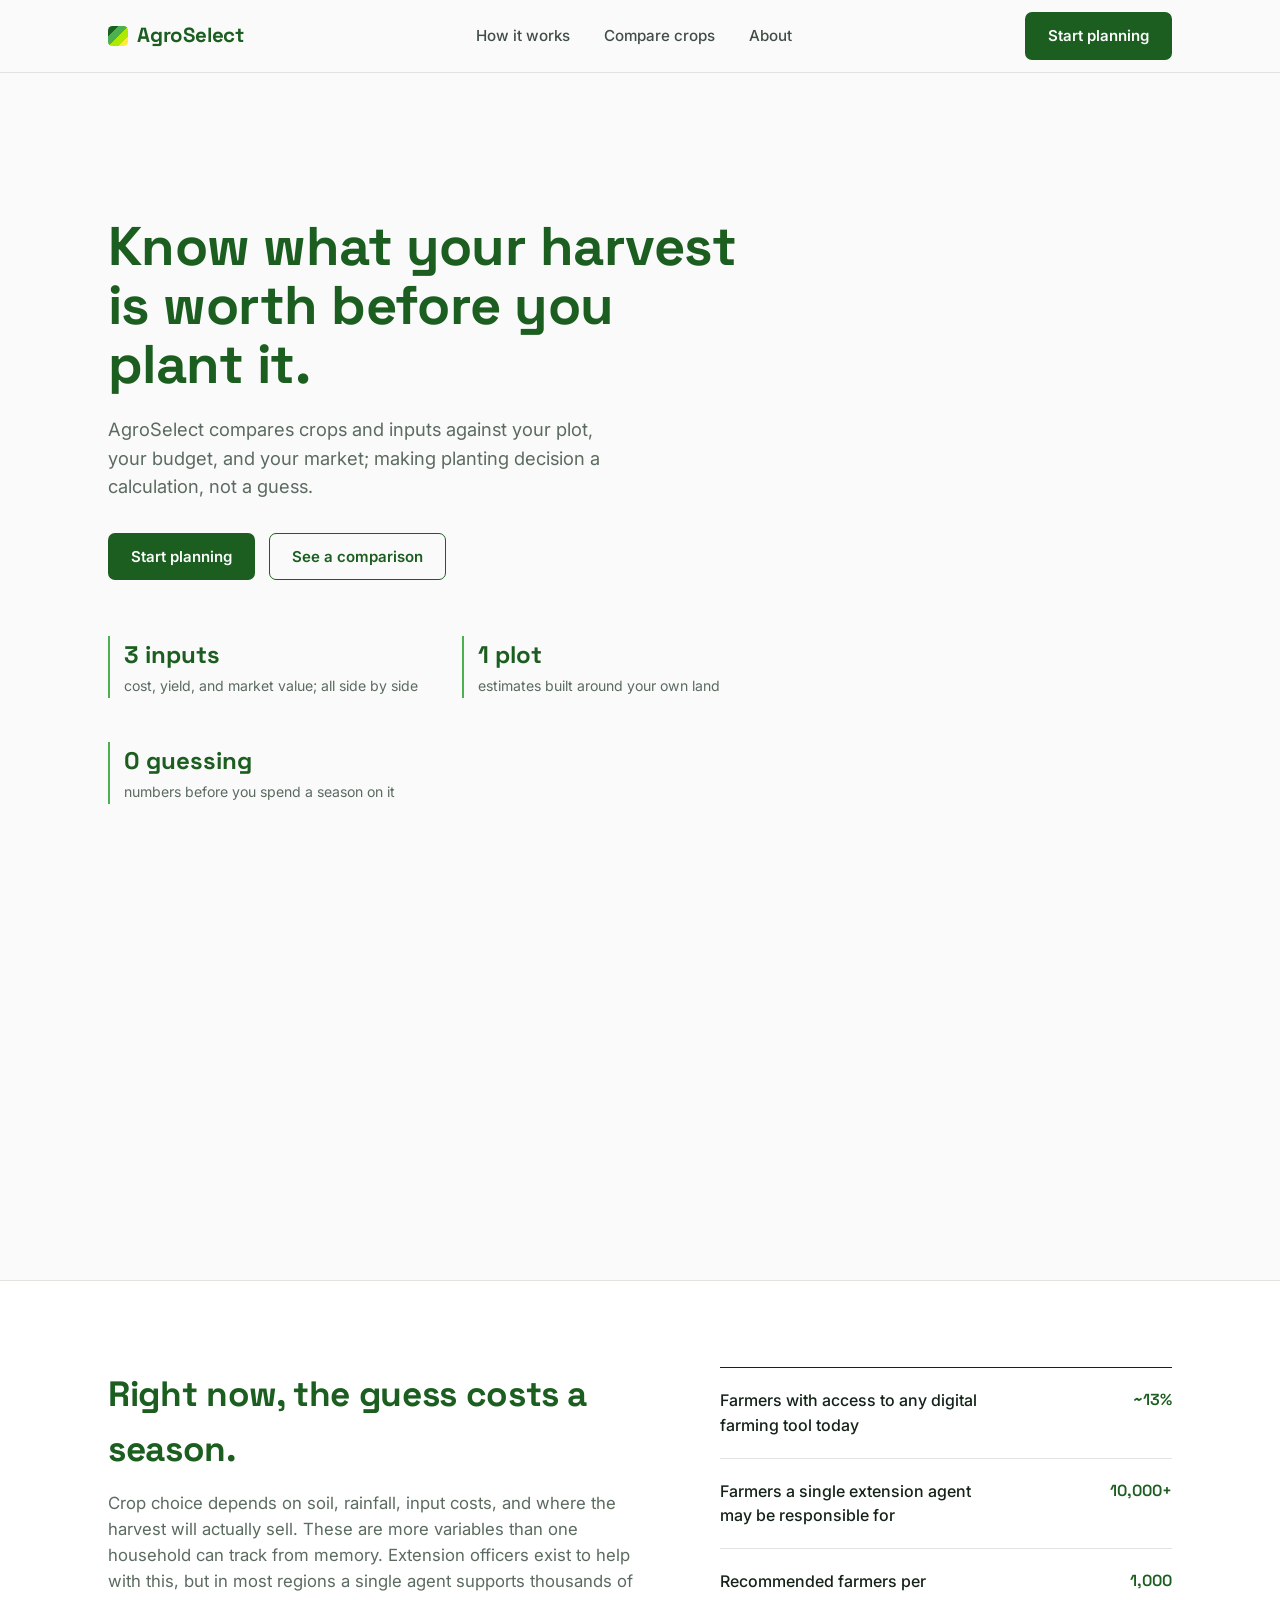
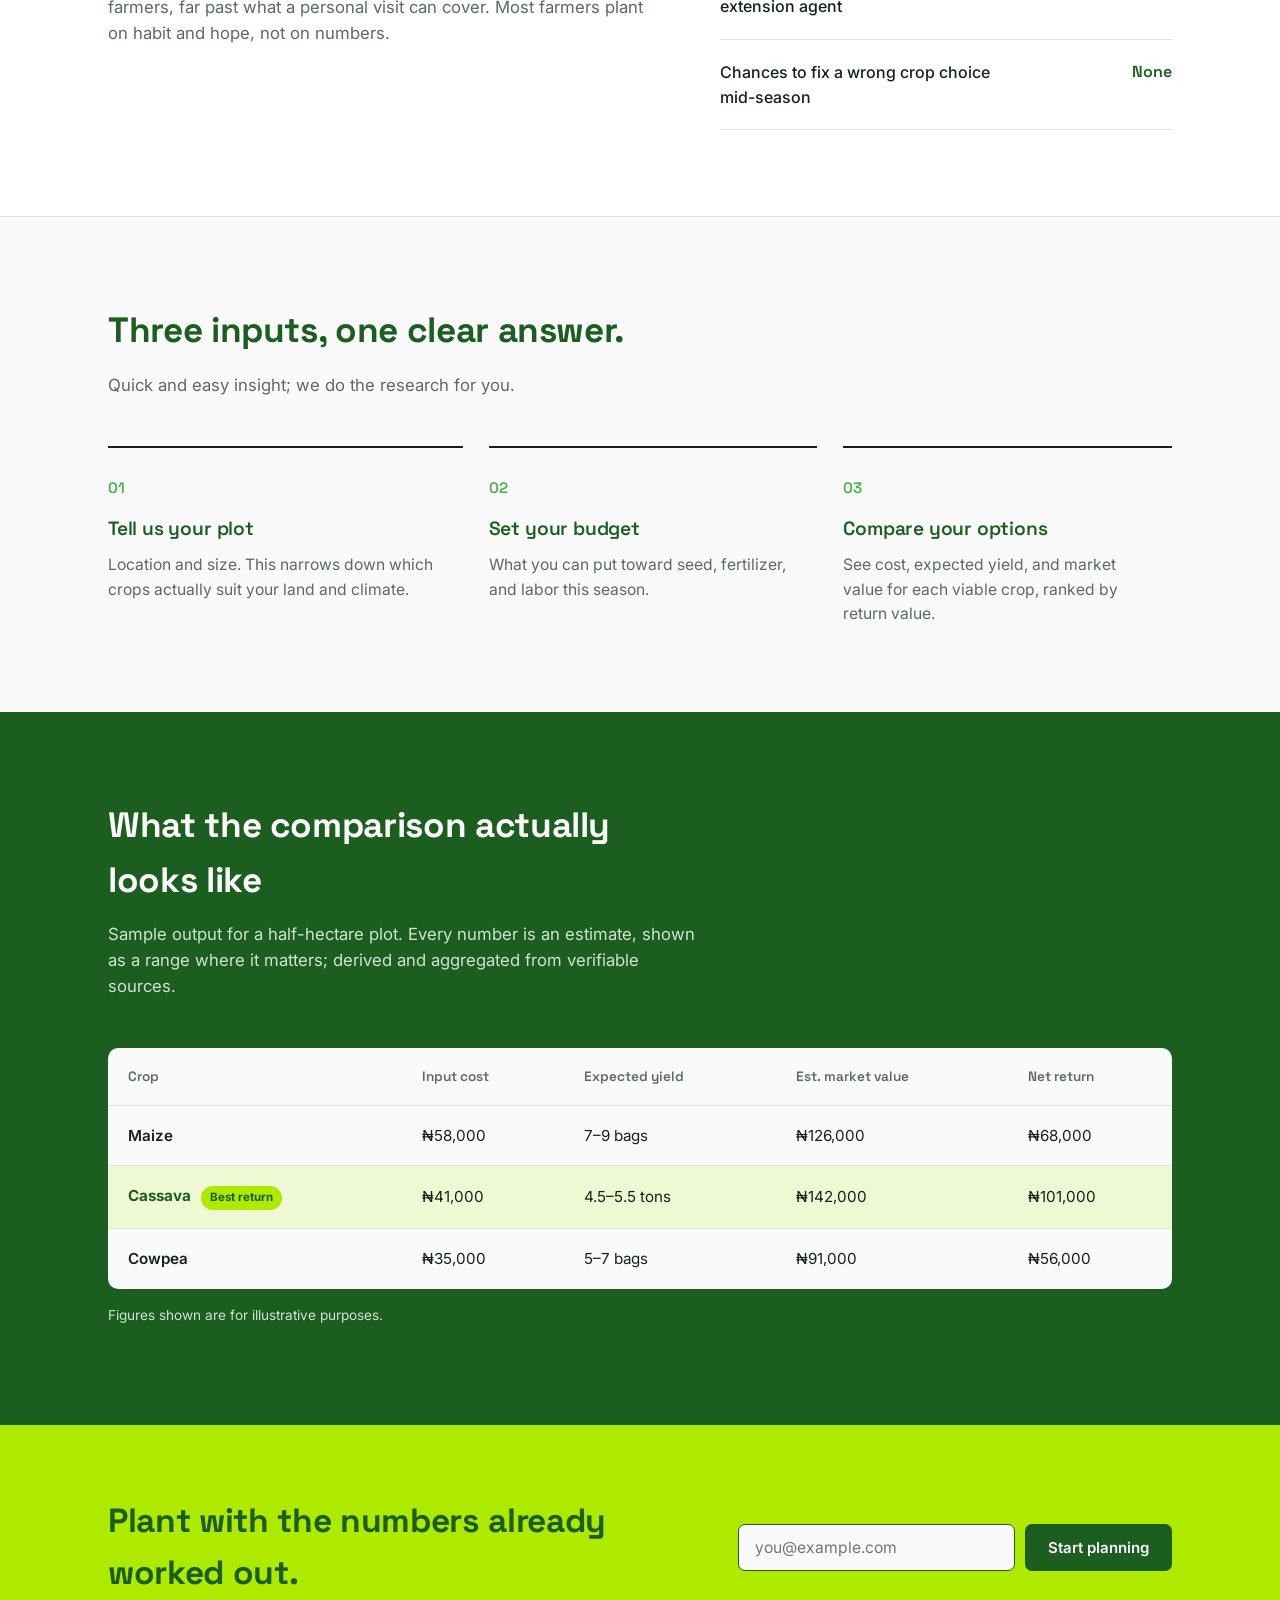
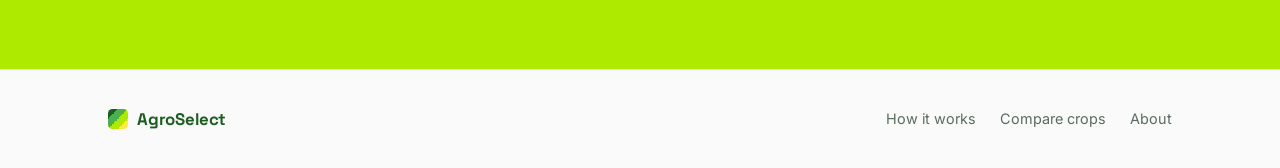
<file: index.html>
<!DOCTYPE html>
<html>
    <head>
        <title>AgroSelect | Landing page</title>
        <meta charset="UTF-8">
        <meta name="viewport" content="width=device-width, initial-scale=1.0">
        <link href="style.css" rel="stylesheet">
        <link href="brand.css" rel="stylesheet">
        <link rel="preconnect" href="https://fonts.googleapis.com">
        <link href="https://fonts.googleapis.com/css2?family=Space+Grotesk:wght@500;600;700&family=Inter:wght@400;500;600&display=swap" rel="stylesheet">
    </head>
    <body>
        <nav>
            <div class="wrap">
                <div class="brand"><span class="logo"><img src="img/agroselect-logo-mark.svg" alt="logo"></span>AgroSelect</div>
                <div class="nav-links">
                <a href="#how">How it works</a>
                <a href="#compare">Compare crops</a>
                <a href="#about">About</a>
                </div>
                <a class="btn btn-primary" href="agroselector-crop-details.html">Start planning</a>
            </div>
        </nav>

        <section class="intro">
            <div class="wrap">
                <div class="intro-content">
                <h1>Know what your harvest is worth before you plant it.</h1>
                <p class="lede">AgroSelect compares crops and inputs against your plot, your budget, and your market; making planting decision a calculation, not a guess.</p>
                <div class="intro-ctas">
                    <a class="btn btn-primary" href="agroselector-crop-details.html">Start planning</a>
                    <a class="btn btn-ghost" href="#compare">See a comparison</a>
                </div>
                <div class="intro-stats">
                    <div><strong>3 inputs</strong><span>cost, yield, and market value; all side by side</span></div>
                    <div><strong>1 plot</strong><span>estimates built around your own land</span></div>
                    <div><strong>0 guessing</strong><span>numbers before you spend a season on it</span></div>
                </div>
                </div>
            </div>
            <div class="furrows" aria-hidden="true">
                <!--<svg viewBox="0 0 1200 400" preserveAspectRatio="xMidYMax slice">
                <polygon points="-200,400 0,400 562.5,0 550,0" fill="#1B5E20"/>
                <polygon points="0,400 200,400 575,0 562.5,0" fill="#4CAF50"/>
                <polygon points="200,400 400,400 587.5,0 575,0" fill="#AEEA00"/>
                <polygon points="400,400 600,400 600,0 587.5,0" fill="#FFEB3B"/>
                <polygon points="600,400 800,400 612.5,0 600,0" fill="#1B5E20"/>
                <polygon points="800,400 1000,400 625,0 612.5,0" fill="#4CAF50"/>
                <polygon points="1000,400 1200,400 637.5,0 625,0" fill="#AEEA00"/>
                <polygon points="1200,400 1400,400 650,0 637.5,0" fill="#FFEB3B"/>
                </svg>-->
            </div>
        </section>

        <section class="problem" id="about">
            <div class="wrap problem-grid">
                <div>
                    <div class="section-head">
                        <h2>Right now, the guess costs a season.</h2>
                        <p>Crop choice depends on soil, rainfall, input costs, and where the harvest will actually sell. These are more variables than one household can track from memory. Extension officers exist to help with this, but in most regions a single agent supports thousands of farmers, far past what a personal visit can cover. Most farmers plant on habit and hope, not on numbers.</p>
                    </div>
                </div>
                    <div class="ledger">
                    <div class="ledger-row"><span class="k">Farmers with access to any digital farming tool today</span><span class="v">~13%</span></div>
                    <div class="ledger-row"><span class="k">Farmers a single extension agent may be responsible for</span><span class="v">10,000+</span></div>
                    <div class="ledger-row"><span class="k">Recommended farmers per extension agent</span><span class="v">1,000</span></div>
                    <div class="ledger-row"><span class="k">Chances to fix a wrong crop choice mid-season</span><span class="v">None</span></div>
                    </div>
            </div>
        </section>

        <section id="how">
        <div class="wrap">
            <div class="section-head">
            <h2>Three inputs, one clear answer.</h2>
            <p>Quick and easy insight; we do the research for you.</p>
            </div>
            <div class="steps">
            <div class="step">
                <span class="num">01</span>
                <h3>Tell us your plot</h3>
                <p>Location and size. This narrows down which crops actually suit your land and climate.</p>
            </div>
            <div class="step">
                <span class="num">02</span>
                <h3>Set your budget</h3>
                <p>What you can put toward seed, fertilizer, and labor this season.</p>
            </div>
            <div class="step">
                <span class="num">03</span>
                <h3>Compare your options</h3>
                <p>See cost, expected yield, and market value for each viable crop, ranked by return value.</p>
            </div>
            </div>
        </div>
        </section>

        <section class="compare" id="compare">
        <div class="wrap">
            <div class="section-head">
            <h2>What the comparison actually looks like</h2>
            <p>Sample output for a half-hectare plot. Every number is an estimate, shown as a range where it matters; derived and aggregated from verifiable sources.</p>
            </div>
            <div class="table-card">
            <table>
                <thead>
                <tr>
                    <th>Crop</th>
                    <th>Input cost</th>
                    <th>Expected yield</th>
                    <th>Est. market value</th>
                    <th>Net return</th>
                </tr>
                </thead>
                <tbody>
                <tr>
                    <td class="crop">Maize</td>
                    <td>₦58,000</td>
                    <td>7–9 bags</td>
                    <td>₦126,000</td>
                    <td>₦68,000</td>
                </tr>
                <tr class="best">
                    <td class="crop">Cassava<span class="tag-best">Best return</span></td>
                    <td>₦41,000</td>
                    <td>4.5–5.5 tons</td>
                    <td>₦142,000</td>
                    <td>₦101,000</td>
                </tr>
                <tr>
                    <td class="crop">Cowpea</td>
                    <td>₦35,000</td>
                    <td>5–7 bags</td>
                    <td>₦91,000</td>
                    <td>₦56,000</td>
                </tr>
                </tbody>
            </table>
            </div>
            <p class="table-note">Figures shown are for illustrative purposes.</p>
        </div>
        </section>

        <section class="cta-band" id="join">
        <div class="wrap">
            <h2>Plant with the numbers already worked out.</h2>
            <div class="cta-form">
            <input type="email" placeholder="you@example.com" aria-label="Email address">
            <button class="btn btn-primary" type="button">Start planning</button>
            </div>
        </div>
        </section>

        <footer>
        <div class="wrap">
            <div class="brand"><span class="logo"><img src="img/agroselect-logo-mark.svg" alt="logo"></span>AgroSelect</div>
            <div class="foot-links">
            <a href="#how">How it works</a>
            <a href="#compare">Compare crops</a>
            <a href="#about">About</a>
            </div>
        </div>
        </footer>
    </body>
</html>
</file>
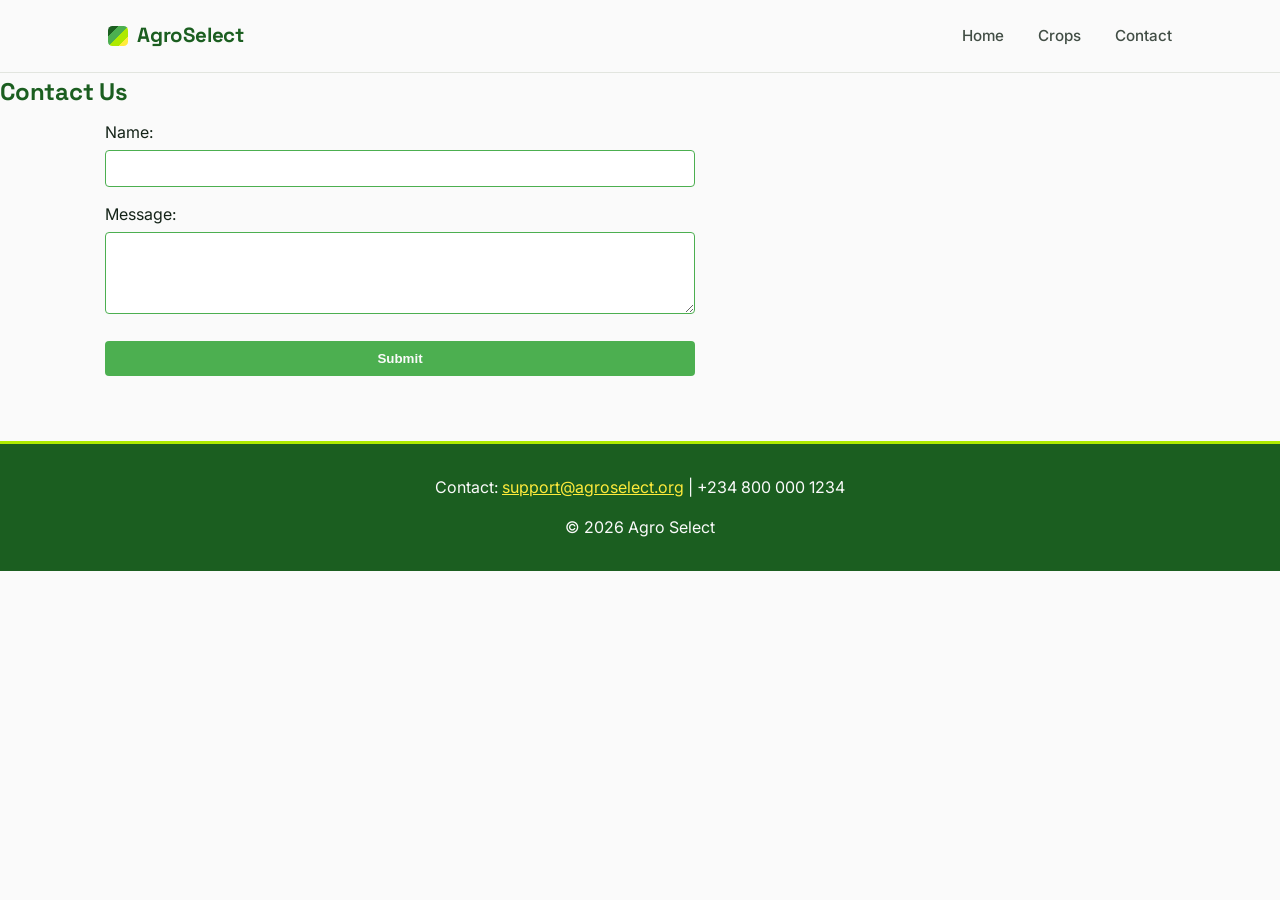
<file: contact.html>
<!DOCTYPE html>
<html lang="en">
<head>
    <meta charset="UTF-8">
    <meta name="viewport" content="width=device-width, initial-scale=1.0">
    <link href="brand.css" rel="stylesheet">
    <link href="contact.css" rel="stylesheet">
    <link rel="preconnect" href="https://fonts.googleapis.com">
    <link href="https://fonts.googleapis.com/css2?family=Space+Grotesk:wght@500;600;700&family=Inter:wght@400;500;600&display=swap" rel="stylesheet">
    <title>AgroSelect | Contact</title>
</head>
<body>

  <!-- Shared Header Shell -->
  <header>
    <nav>
    <div class="wrap">
        <div class="brand"><span class="logo"><img src="img/agroselect-logo-mark.svg" alt="logo"></span>AgroSelect</div>
        <div class="nav-links">
            <a href="index.html">Home</a>
            <a href="crops.html">Crops</a>
            <a href="contact.html" class="active">Contact</a>
        </div>
    </div>
    </nav>
  </header>

  <!-- Contact Page Content -->
  <main>
    <h2>Contact Us</h2>
    <div class="form-field">
        <form>
        <label for="name">Name:</label>
        <input type="text" id="name" required>

        <label for="message">Message:</label>
        <textarea id="message" rows="4" required></textarea>

        <button type="submit">Submit</button>
        </form>
    </div>
  </main>

  <!-- Shared Footer Shell -->
  <footer>
    <p>Contact: <a href="mailto:support@agroselect.org">support@agroselect.org</a> | +234 800 000 1234</p>
    <p>&copy; 2026 Agro Select</p>
  </footer>

</body>
</html>
</file>
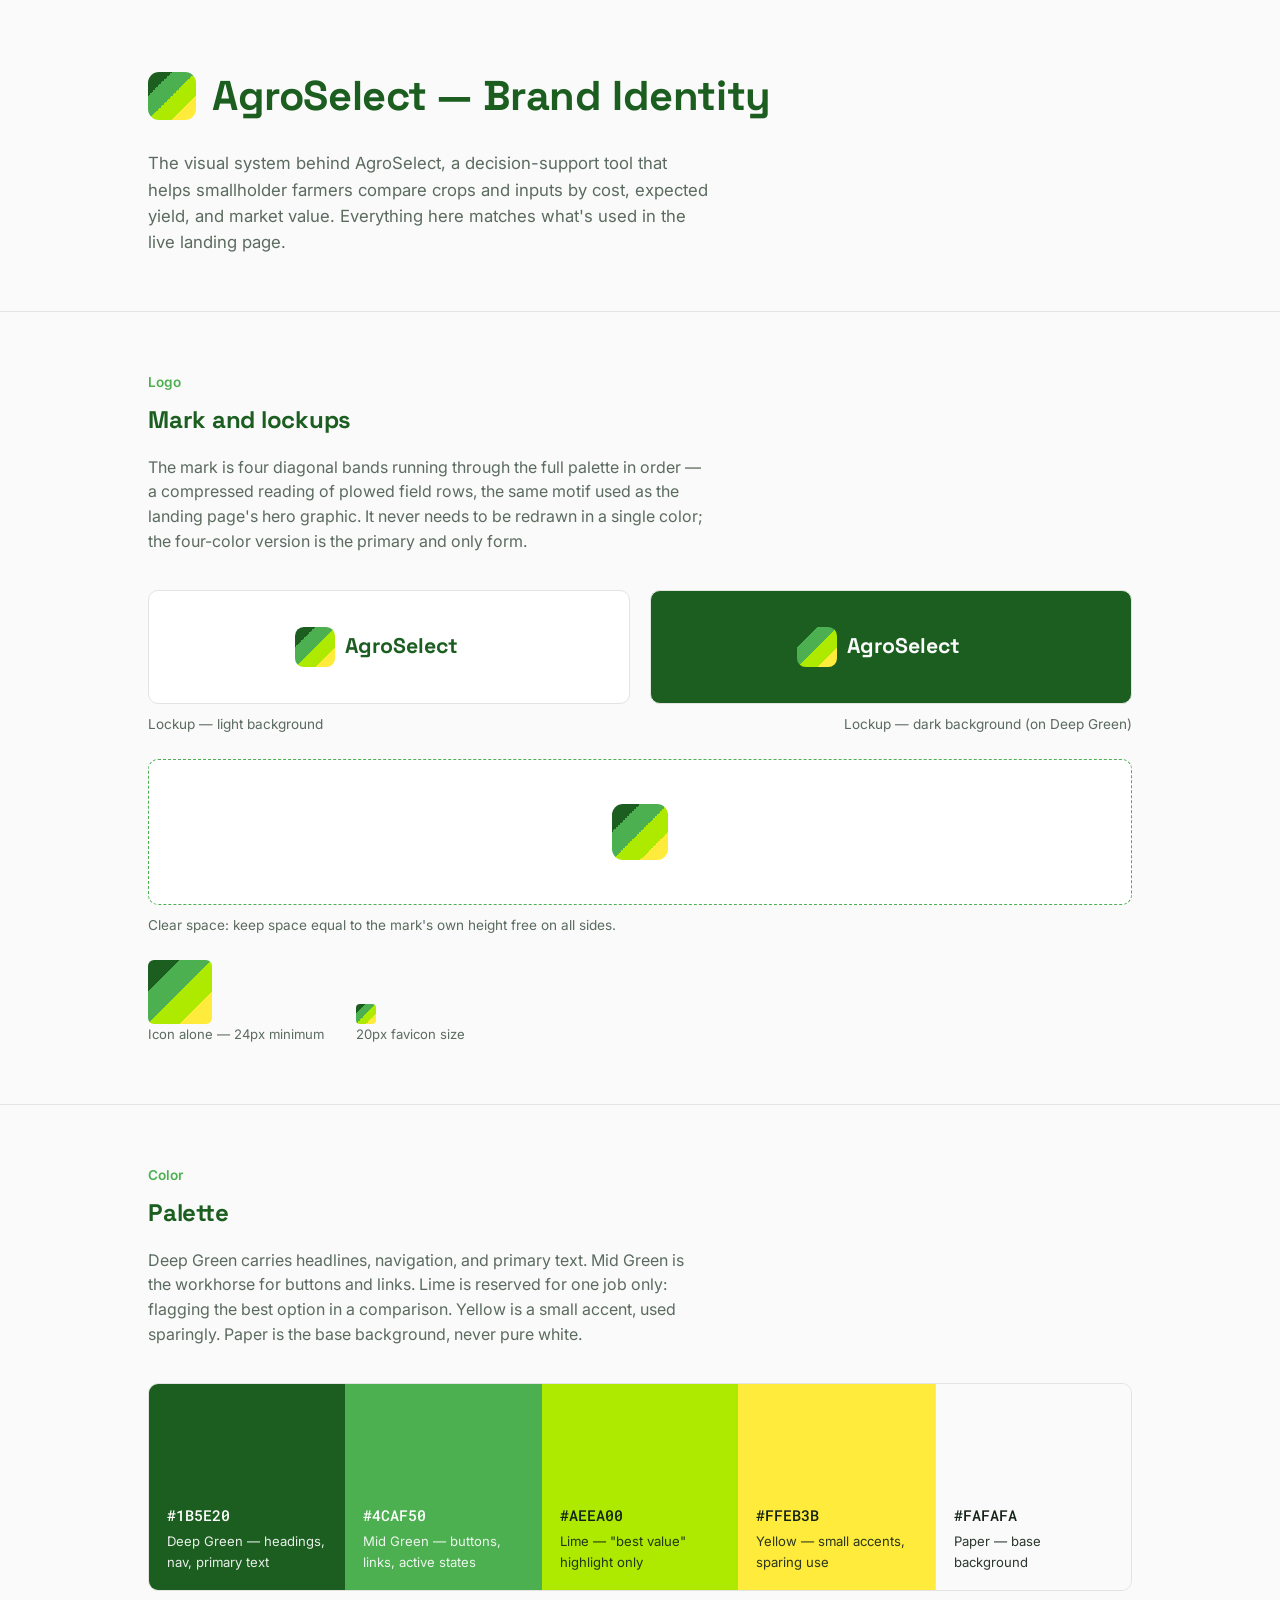
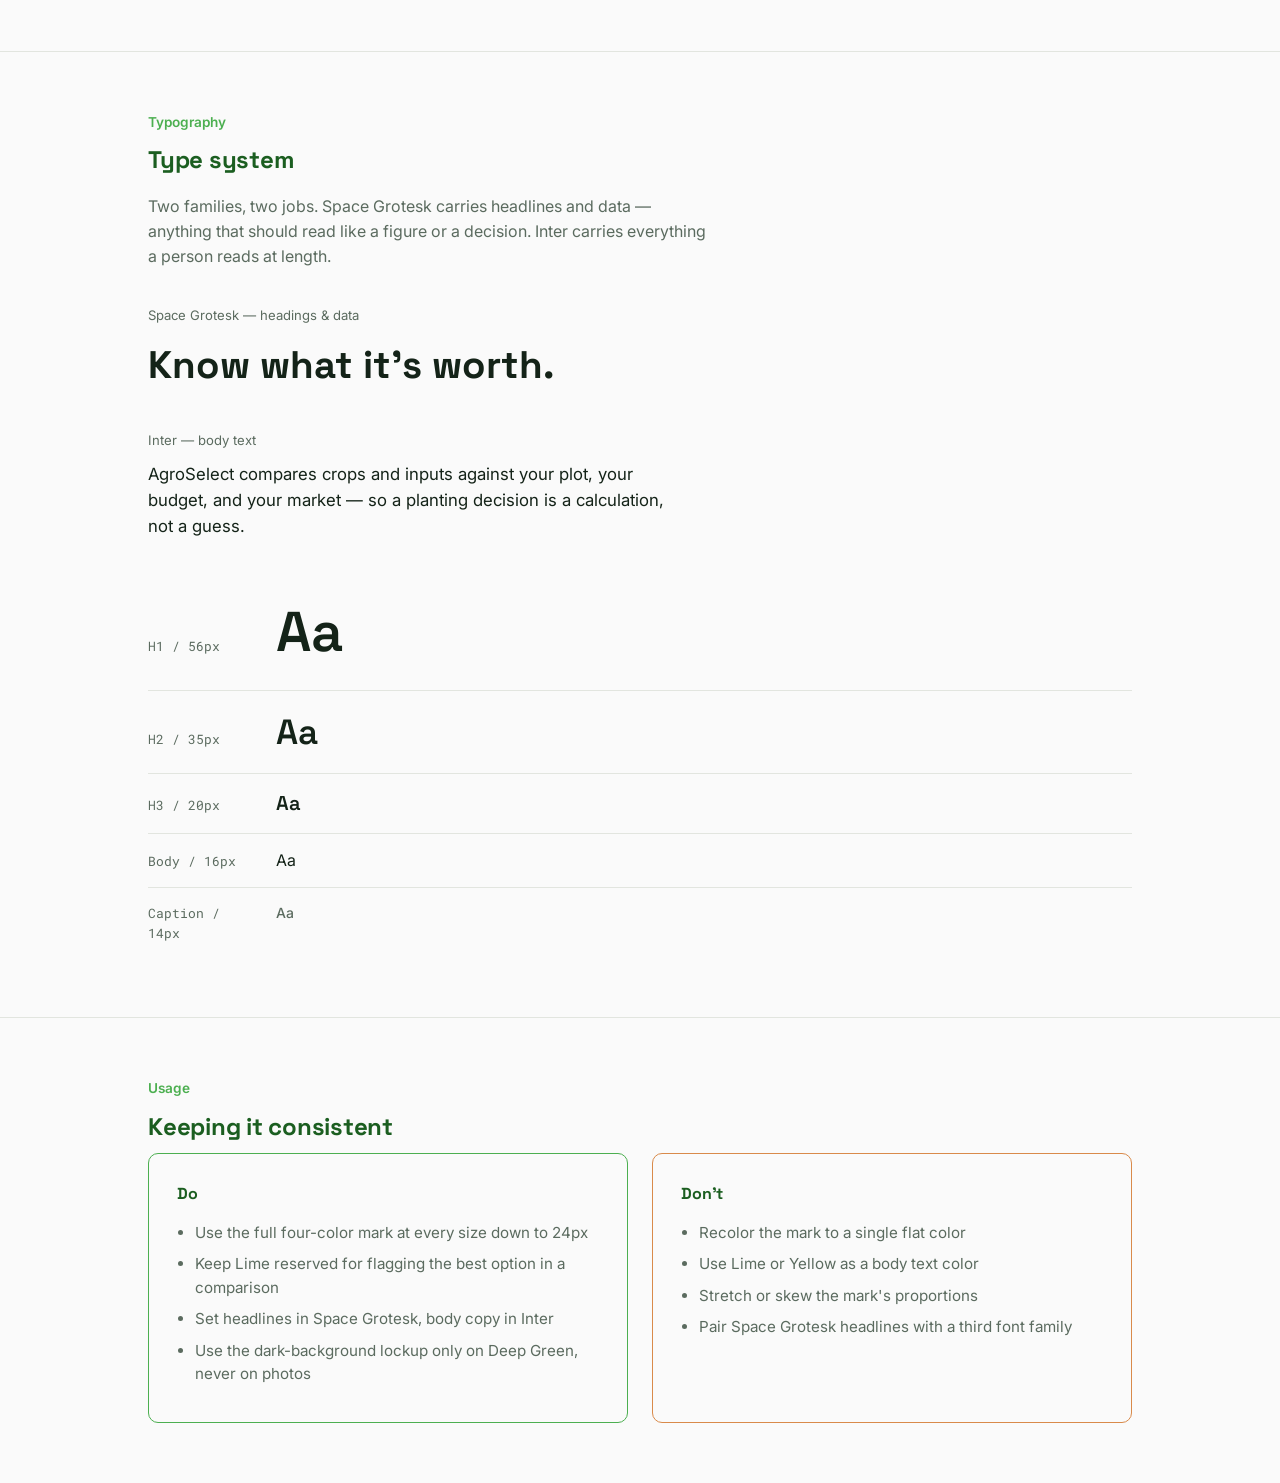
<file: res/agroselect-brand-identity.html>
<!DOCTYPE html>
<html lang="en">
<head>
<meta charset="UTF-8">
<meta name="viewport" content="width=device-width, initial-scale=1.0">
<title>AgroSelect — Brand Identity</title>
<link rel="preconnect" href="https://fonts.googleapis.com">
<link href="https://fonts.googleapis.com/css2?family=Space+Grotesk:wght@500;600;700&family=Inter:wght@400;500;600&family=Roboto+Mono:wght@400;500&display=swap" rel="stylesheet">
<style>
  :root{
    --dark:#1B5E20; --mid:#4CAF50; --lime:#AEEA00; --yellow:#FFEB3B; --paper:#FAFAFA;
    --ink:#142318; --muted:#5b6b5f; --line:#e2e5df; --max:1040px;
  }
  *{box-sizing:border-box;}
  body{margin:0; background:var(--paper); color:var(--ink); font-family:'Inter',sans-serif; line-height:1.55;}
  h1,h2,h3{font-family:'Space Grotesk',sans-serif; color:var(--dark); margin:0; letter-spacing:-0.01em;}
  .wrap{max-width:var(--max); margin:0 auto; padding:0 28px;}
  code, .mono{font-family:'Roboto Mono', monospace;}

  header.title{padding:64px 0 40px; border-bottom:1px solid var(--line);}
  header.title .brand-row{display:flex; align-items:center; gap:16px; margin-bottom:22px;}
  .mark{width:48px; height:48px; border-radius:11px;
    background:linear-gradient(135deg, var(--dark) 0 25%, var(--mid) 25% 50%, var(--lime) 50% 75%, var(--yellow) 75% 100%);
  }
  header.title h1{font-size:clamp(1.8rem,3.6vw,2.6rem);}
  header.title p{color:var(--muted); font-size:1.05rem; max-width:560px; margin-top:14px;}

  section{padding:60px 0; border-bottom:1px solid var(--line);}
  section:last-child{border-bottom:none;}
  .section-label{font-size:0.85rem; color:var(--mid); font-weight:600; margin-bottom:8px;}
  h2{font-size:1.5rem; margin-bottom:8px;}
  .section-intro{color:var(--muted); max-width:560px; margin-bottom:36px;}

  /* LOGO */
  .logo-grid{display:grid; grid-template-columns:1fr 1fr; gap:20px;}
  .logo-card{border:1px solid var(--line); border-radius:10px; padding:36px; display:flex; align-items:center; justify-content:center;}
  .logo-card.on-dark{background:var(--dark);}
  .logo-card.on-paper{background:#fff;}
  .logo-card svg{height:40px; width:auto;}
  .logo-caption{display:flex; justify-content:space-between; font-size:0.85rem; color:var(--muted); margin-top:10px;}

  .clearspace-demo{
    border:1px dashed var(--mid); border-radius:10px; padding:44px;
    display:flex; align-items:center; justify-content:center; background:#fff;
    margin-top:24px;
  }
  .clearspace-demo .mark{width:56px; height:56px;}

  .min-size-row{display:flex; align-items:flex-end; gap:32px; margin-top:24px;}
  .min-size-row .mark{border-radius:6px;}
  .min-size-row .box{text-align:center; font-size:0.82rem; color:var(--muted);}

  /* COLOR */
  .swatches{display:grid; grid-template-columns:repeat(5,1fr); gap:0; border-radius:10px; overflow:hidden; border:1px solid var(--line);}
  .swatch{padding:120px 18px 18px; color:#fff; position:relative;}
  .swatch .hex{font-family:'Roboto Mono',monospace; font-weight:500; font-size:0.95rem; display:block;}
  .swatch .role{font-size:0.82rem; opacity:0.9; margin-top:4px; display:block;}
  .swatch.dark{background:var(--dark);}
  .swatch.mid{background:var(--mid);}
  .swatch.lime{background:var(--lime); color:var(--ink);}
  .swatch.yellow{background:var(--yellow); color:var(--ink);}
  .swatch.paper{background:var(--paper); color:var(--ink); border-left:1px solid var(--line);}

  /* TYPE */
  .type-specimen{margin-bottom:36px;}
  .type-specimen .label{font-size:0.82rem; color:var(--muted); margin-bottom:10px;}
  .type-specimen .sample-h{font-family:'Space Grotesk',sans-serif; font-weight:700; font-size:2.4rem; color:var(--ink);}
  .type-specimen .sample-b{font-family:'Inter',sans-serif; font-size:1.05rem; color:var(--ink); max-width:520px;}
  .scale-row{display:flex; align-items:baseline; gap:18px; padding:14px 0; border-bottom:1px solid var(--line);}
  .scale-row:last-child{border-bottom:none;}
  .scale-row .tag{width:110px; font-size:0.82rem; color:var(--muted); font-family:'Roboto Mono',monospace;}
  .scale-row .sample{font-family:'Space Grotesk',sans-serif; font-weight:600; color:var(--ink);}

  /* USAGE */
  .usage-grid{display:grid; grid-template-columns:1fr 1fr; gap:24px;}
  .usage-card{border-radius:10px; padding:28px; border:1px solid var(--line);}
  .usage-card h3{font-size:1rem; margin-bottom:14px;}
  .usage-card.do{border-color:var(--mid);}
  .usage-card.dont{border-color:#d98a4a;}
  .usage-card ul{margin:0; padding-left:18px; color:var(--muted); font-size:0.95rem;}
  .usage-card li{margin-bottom:8px;}

  @media (max-width: 720px){
    .logo-grid, .usage-grid{grid-template-columns:1fr;}
    .swatches{grid-template-columns:repeat(3,1fr);}
    .swatch:nth-child(4), .swatch:nth-child(5){grid-column:span 1;}
  }
</style>
</head>
<body>

<header class="title">
  <div class="wrap">
    <div class="brand-row">
      <div class="mark"></div>
      <h1>AgroSelect — Brand Identity</h1>
    </div>
    <p>The visual system behind AgroSelect, a decision-support tool that helps smallholder farmers compare crops and inputs by cost, expected yield, and market value. Everything here matches what's used in the live landing page.</p>
  </div>
</header>

<section>
  <div class="wrap">
    <div class="section-label">Logo</div>
    <h2>Mark and lockups</h2>
    <p class="section-intro">The mark is four diagonal bands running through the full palette in order — a compressed reading of plowed field rows, the same motif used as the landing page's hero graphic. It never needs to be redrawn in a single color; the four-color version is the primary and only form.</p>

    <div class="logo-grid">
      <div class="logo-card on-paper">
        <svg viewBox="0 0 300 64" xmlns="http://www.w3.org/2000/svg">
          <defs>
            <clipPath id="c1"><rect width="64" height="64" rx="14"/></clipPath>
            <linearGradient id="g1" x1="0" y1="0" x2="1" y2="1">
              <stop offset="0%" stop-color="#1B5E20"/><stop offset="25%" stop-color="#1B5E20"/>
              <stop offset="25%" stop-color="#4CAF50"/><stop offset="50%" stop-color="#4CAF50"/>
              <stop offset="50%" stop-color="#AEEA00"/><stop offset="75%" stop-color="#AEEA00"/>
              <stop offset="75%" stop-color="#FFEB3B"/><stop offset="100%" stop-color="#FFEB3B"/>
            </linearGradient>
          </defs>
          <g clip-path="url(#c1)"><rect width="64" height="64" fill="url(#g1)"/></g>
          <text x="80" y="41" font-family="Space Grotesk, sans-serif" font-weight="700" font-size="34" fill="#1B5E20">AgroSelect</text>
        </svg>
      </div>
      <div class="logo-card on-dark">
        <svg viewBox="0 0 300 64" xmlns="http://www.w3.org/2000/svg">
          <defs>
            <clipPath id="c2"><rect width="64" height="64" rx="14"/></clipPath>
            <linearGradient id="g2" x1="0" y1="0" x2="1" y2="1">
              <stop offset="0%" stop-color="#1B5E20"/><stop offset="25%" stop-color="#1B5E20"/>
              <stop offset="25%" stop-color="#4CAF50"/><stop offset="50%" stop-color="#4CAF50"/>
              <stop offset="50%" stop-color="#AEEA00"/><stop offset="75%" stop-color="#AEEA00"/>
              <stop offset="75%" stop-color="#FFEB3B"/><stop offset="100%" stop-color="#FFEB3B"/>
            </linearGradient>
          </defs>
          <g clip-path="url(#c2)"><rect width="64" height="64" fill="url(#g2)"/></g>
          <text x="80" y="41" font-family="Space Grotesk, sans-serif" font-weight="700" font-size="34" fill="#FAFAFA">AgroSelect</text>
        </svg>
      </div>
    </div>
    <div class="logo-caption">
      <span>Lockup — light background</span>
      <span>Lockup — dark background (on Deep Green)</span>
    </div>

    <div class="clearspace-demo">
      <div class="mark"></div>
    </div>
    <div class="logo-caption"><span>Clear space: keep space equal to the mark's own height free on all sides.</span><span></span></div>

    <div class="min-size-row">
      <div class="box"><div class="mark" style="width:64px;height:64px;"></div>Icon alone — 24px minimum</div>
      <div class="box"><div class="mark" style="width:20px;height:20px;border-radius:4px;"></div>20px favicon size</div>
    </div>
  </div>
</section>

<section>
  <div class="wrap">
    <div class="section-label">Color</div>
    <h2>Palette</h2>
    <p class="section-intro">Deep Green carries headlines, navigation, and primary text. Mid Green is the workhorse for buttons and links. Lime is reserved for one job only: flagging the best option in a comparison. Yellow is a small accent, used sparingly. Paper is the base background, never pure white.</p>
    <div class="swatches">
      <div class="swatch dark"><span class="hex">#1B5E20</span><span class="role">Deep Green — headings, nav, primary text</span></div>
      <div class="swatch mid"><span class="hex">#4CAF50</span><span class="role">Mid Green — buttons, links, active states</span></div>
      <div class="swatch lime"><span class="hex">#AEEA00</span><span class="role">Lime — "best value" highlight only</span></div>
      <div class="swatch yellow"><span class="hex">#FFEB3B</span><span class="role">Yellow — small accents, sparing use</span></div>
      <div class="swatch paper"><span class="hex">#FAFAFA</span><span class="role">Paper — base background</span></div>
    </div>
  </div>
</section>

<section>
  <div class="wrap">
    <div class="section-label">Typography</div>
    <h2>Type system</h2>
    <p class="section-intro">Two families, two jobs. Space Grotesk carries headlines and data — anything that should read like a figure or a decision. Inter carries everything a person reads at length.</p>

    <div class="type-specimen">
      <div class="label">Space Grotesk — headings &amp; data</div>
      <div class="sample-h">Know what it's worth.</div>
    </div>
    <div class="type-specimen">
      <div class="label">Inter — body text</div>
      <div class="sample-b">AgroSelect compares crops and inputs against your plot, your budget, and your market — so a planting decision is a calculation, not a guess.</div>
    </div>

    <div class="scale-row"><span class="tag">H1 / 56px</span><span class="sample" style="font-size:56px;">Aa</span></div>
    <div class="scale-row"><span class="tag">H2 / 35px</span><span class="sample" style="font-size:35px;">Aa</span></div>
    <div class="scale-row"><span class="tag">H3 / 20px</span><span class="sample" style="font-size:20px;">Aa</span></div>
    <div class="scale-row"><span class="tag">Body / 16px</span><span class="sample" style="font-family:'Inter',sans-serif; font-weight:400; font-size:16px;">Aa</span></div>
    <div class="scale-row"><span class="tag">Caption / 14px</span><span class="sample" style="font-family:'Inter',sans-serif; font-weight:500; font-size:14px; color:var(--muted);">Aa</span></div>
  </div>
</section>

<section>
  <div class="wrap">
    <div class="section-label">Usage</div>
    <h2>Keeping it consistent</h2>
    <div class="usage-grid">
      <div class="usage-card do">
        <h3>Do</h3>
        <ul>
          <li>Use the full four-color mark at every size down to 24px</li>
          <li>Keep Lime reserved for flagging the best option in a comparison</li>
          <li>Set headlines in Space Grotesk, body copy in Inter</li>
          <li>Use the dark-background lockup only on Deep Green, never on photos</li>
        </ul>
      </div>
      <div class="usage-card dont">
        <h3>Don't</h3>
        <ul>
          <li>Recolor the mark to a single flat color</li>
          <li>Use Lime or Yellow as a body text color</li>
          <li>Stretch or skew the mark's proportions</li>
          <li>Pair Space Grotesk headlines with a third font family</li>
        </ul>
      </div>
    </div>
  </div>
</section>

</body>
</html>
</file>
<file: style.css>
nav .wrap{
    display:flex; align-items:center; justify-content:space-between;
    height:72px;
}
.wrap{
    max-width:var(--max); 
    margin:0 auto; 
    padding:0 28px;
}
.btn{
display:inline-block;
font-family:'Inter', sans-serif;
font-weight:600;
font-size:0.94rem;
padding:11px 22px;
border-radius:7px;
text-decoration:none;
border:1px solid transparent;
cursor:pointer;
}
.btn-primary{background:var(--dark); color:var(--paper);}
.btn-primary:hover{background:#164a1a;}
.btn-ghost{background:transparent; border-color:var(--dark); color:var(--dark);}

/* intro */
.intro{position:relative; overflow:hidden; padding-top:74px;}
.intro-content{
position:relative; z-index:2;
padding:70px 0 40px;
max-width:640px;
}
.intro h1{
font-size:clamp(2.2rem, 4.6vw, 3.4rem);
font-weight:700;
line-height:1.08;
}
.intro p.lede{
margin-top:22px;
font-size:1.15rem;
color:var(--muted);
max-width:520px;
}
.intro-ctas{margin-top:32px; display:flex; gap:14px; flex-wrap:wrap;}
.intro-stats{
margin-top:56px;
display:flex; gap:44px; flex-wrap:wrap;
}
.intro-stats div{border-left:2px solid var(--mid); padding-left:14px;}
.intro-stats strong{display:block; font-family:'Space Grotesk',sans-serif; font-size:1.5rem; color:var(--dark);}
.intro-stats span{font-size:0.88rem; color:var(--muted);}
.furrows{
position:relative;
height:min(46vw, 340px);
width:100%;
margin-top:10px;
}
.furrows svg{width:100%; height:100%;}
.furrows::after{
content:"";
position:absolute; inset:0;
background:linear-gradient(to bottom, rgba(250,250,250,1) 0%, rgba(250,250,250,0) 42%);
}

section{padding:86px 0;}
.section-head{max-width:600px; margin-bottom:48px;}
.section-head h2{font-size:clamp(1.6rem,3vw,2.2rem); font-weight:700;}
.section-head p{margin-top:14px; color:var(--muted); font-size:1.05rem;}

/* PROBLEM */
.problem{background:#fff; border-top:1px solid var(--line); border-bottom:1px solid var(--line);}
.problem-grid{display:grid; grid-template-columns:1.1fr 0.9fr; gap:60px; align-items:start;}
.ledger{border-top:1px solid var(--ink);}
.ledger-row{
display:flex; justify-content:space-between; gap:20px;
padding:20px 0; border-bottom:1px solid var(--line);
}
.ledger-row .k{font-weight:500; max-width:60%;}
.ledger-row .v{font-family:'Space Grotesk',sans-serif; font-weight:600; color:var(--dark); white-space:nowrap;}

/* HOW IT WORKS */
.steps{display:grid; grid-template-columns:repeat(3,1fr); gap:0;}
.step{
padding:28px 26px 0 0;
border-top:2px solid var(--ink);
position:relative;
}
.step + .step{margin-left:26px;}
.step .num{
font-family:'Space Grotesk',sans-serif;
font-size:0.95rem; font-weight:600;
color:var(--mid);
display:block; margin-bottom:14px;
}
.step h3{font-size:1.2rem; font-weight:600; margin-bottom:10px;}
.step p{color:var(--muted); font-size:0.98rem; margin:0;}

/* COMPARE TABLE */
.compare{background:var(--dark); color:var(--paper);}
.compare .section-head h2, .compare .section-head p{color:var(--paper);}
.compare .section-head p{color:#cfe4d1;}
.table-card{
background:var(--paper);
border-radius:10px;
overflow:hidden;
color:var(--ink);
}
table{width:100%; border-collapse:collapse; font-size:0.95rem;}
thead th{
text-align:left;
font-family:'Space Grotesk',sans-serif;
font-weight:600;
font-size:0.85rem;
color:var(--muted);
padding:18px 20px;
border-bottom:1px solid var(--line);
}
tbody td{padding:18px 20px; border-bottom:1px solid var(--line);}
tbody tr:last-child td{border-bottom:none;}
tbody tr.best{background:rgba(174,234,0,0.16);}
tbody tr.best td:first-child{font-weight:700; color:var(--dark);}
td.crop{font-weight:600;}
.tag-best{
display:inline-block; margin-left:10px;
background:var(--lime); color:var(--dark);
font-size:0.72rem; font-weight:700;
padding:3px 9px; border-radius:20px;
}
.table-note{font-size:0.85rem; color:#cfe4d1; margin-top:16px;}

/* FOOTER CTA */
.cta-band{
background:var(--lime);
padding:70px 0;
}
.cta-band .wrap{display:flex; align-items:center; justify-content:space-between; gap:40px; flex-wrap:wrap;}
.cta-band h2{font-size:clamp(1.6rem,3vw,2.1rem); max-width:520px;}
.cta-form{display:flex; gap:10px; flex-wrap:wrap;}
.cta-form input{
font-family:'Inter',sans-serif;
font-size:0.98rem;
padding:13px 16px;
border-radius:7px;
border:1px solid var(--dark);
min-width:260px;
background:var(--paper);
}

footer{padding:36px 0; border-top:1px solid var(--line);}
footer .wrap{display:flex; justify-content:space-between; align-items:center; flex-wrap:wrap; gap:16px;}
footer .brand{font-size:1.05rem;}
footer .foot-links{display:flex; gap:24px; font-size:0.9rem; color:var(--muted);}
footer .foot-links a{text-decoration:none;}

@media (max-width: 820px){
.problem-grid{grid-template-columns:1fr;}
.steps{grid-template-columns:1fr; gap:32px;}
.step + .step{margin-left:0;}
.intro-content{padding-top:44px;}
}
@media (max-width: 560px){
.nav-links{display:none;}
table{font-size:0.82rem;}
thead th, tbody td{padding:12px 10px;}
}
</file>
<file: brand.css>
:root{
    --dark: #1B5E20;
    --mid: #4CAF50;
    --lime: #AEEA00;
    --yellow: #FFEB3B;
    --paper: #FAFAFA;
    --ink: #142318;
    --muted: #5b6b5f;
    --line: #e2e5df;
    --max: 1120px;
}
*{box-sizing:border-box;}
html{scroll-behavior:smooth;}
body{
    margin:0;
    background:var(--paper);
    color:var(--ink);
    font-family:'Inter', sans-serif;
    font-size:16px;
    line-height:1.55;
    -webkit-font-smoothing:antialiased;
}
h1,h2,h3,.brand{
    font-family:'Space Grotesk', sans-serif;
    color:var(--dark);
    margin:0;
    letter-spacing:-0.01em;
}
a{color:inherit;}
img,svg{
    display:block; 
    max-width:100%;
}

/* NAV */
nav{
    position:sticky; top:0; z-index:40;
    background:rgba(250,250,250,0.92);
    backdrop-filter:saturate(140%) blur(6px);
    border-bottom:1px solid var(--line);
    }
.nav-links{display:flex; align-items:center; gap:34px; font-size:0.95rem; font-weight:500; color:var(--ink);}
.nav-links a{text-decoration:none; opacity:0.8; transition:opacity .15s;}
.nav-links a:hover{opacity:1;}
nav .wrap{
    display:flex; align-items:center; justify-content:space-between;
    height:72px;
}
.wrap{
    max-width:var(--max); 
    margin:0 auto; 
    padding:0 28px;
}
.brand{
    font-size:1.28rem;
    font-weight:700; 
    display:flex; 
    align-items:center; 
    gap:9px;
}
.logo{
    width:20px;
    height:20px;
    border-radius:3px;
    flex:0 0 auto;
}
</file>
<file: contact.css>
h2 {
      color: #1B5E20;
    }
    .form-field{
        display: flex;
        flex-direction: column;
        max-width: 800px;
        padding: 10px;
        align-items: center;
    }
    input, textarea, button {
      width: 100%;
      margin-top: 5px;
      margin-bottom: 15px;
      padding: 10px;
      box-sizing: border-box;
      border: 1px solid #4CAF50;
      border-radius: 4px;
    }
    button {
      background-color: #4CAF50;
      color: #FAFAFA;
      font-weight: bold;
      border: none;
      cursor: pointer;
      transition: 0.4s;
    }
    button:hover {
      background-color: #AEEA00;
      color: #1B5E20;
    }

    /* Footer Shell */
    footer {
      background-color: #1B5E20;
      color: #FAFAFA;
      text-align: center;
      padding: 15px;
      margin-top: 40px;
      border-top: 3px solid #AEEA00;
    }
    footer a {
      color: #FFEB3B;
    }
</file>
